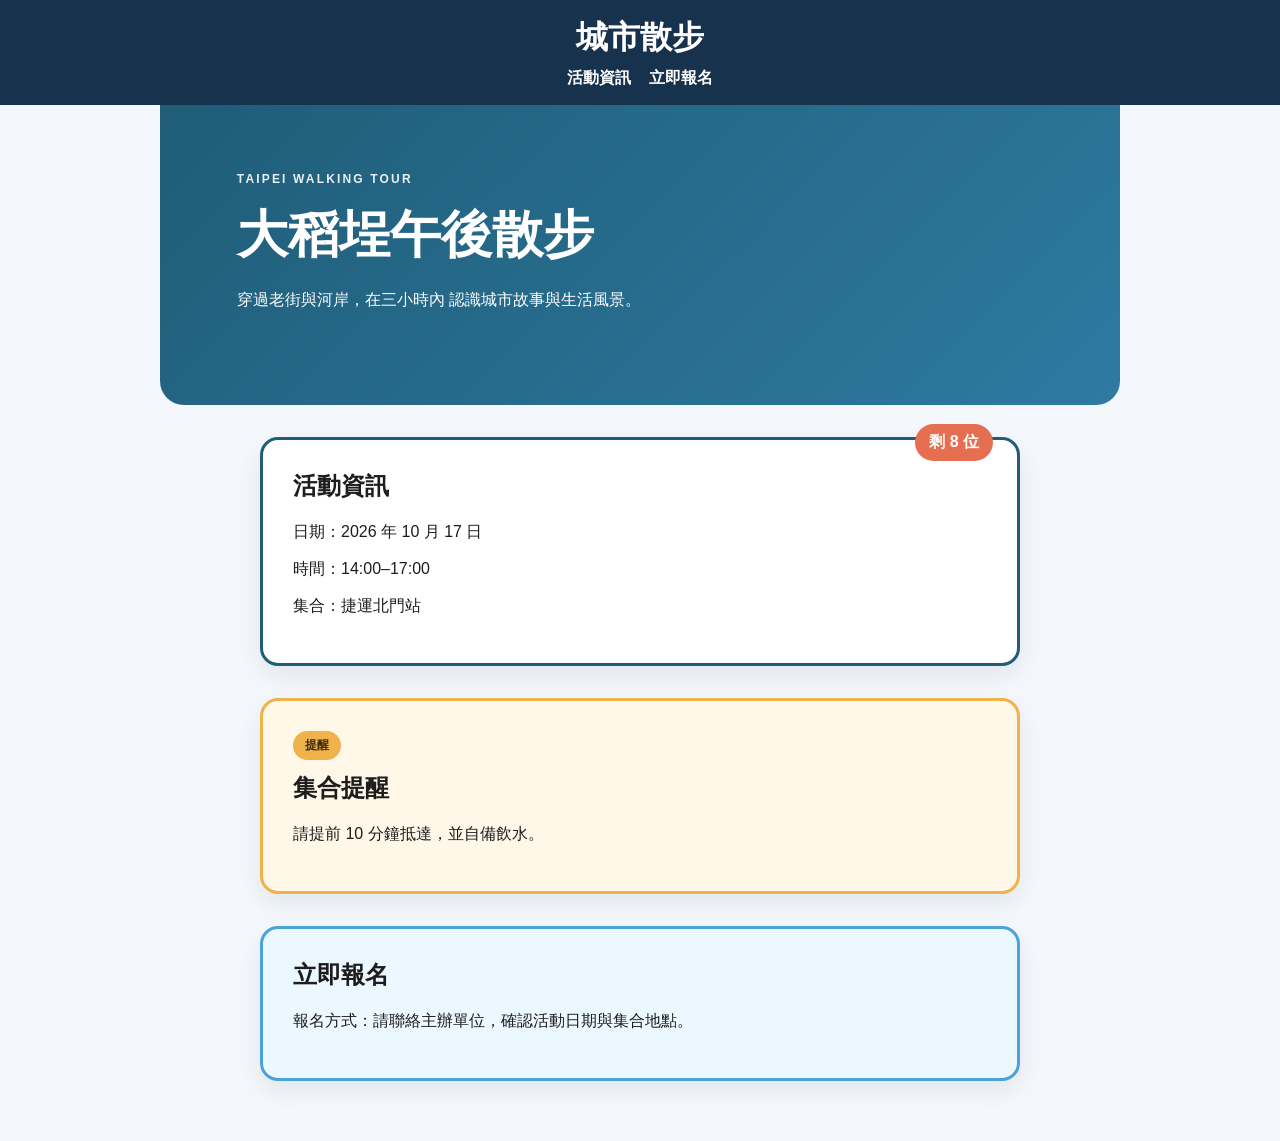
<file: index.html>
<!DOCTYPE html>
<html lang="zh-Hant">
<head>
  <meta charset="UTF-8">
  <meta name="viewport" content="width=device-width, initial-scale=1.0">
  <title>城市散步</title>
  <link rel="stylesheet" href="style.css">
</head>
<body>
  <header class="site-header">
    <h1>城市散步</h1>
    <nav>
      <a href="#event">活動資訊</a>
      <a href="#signup">立即報名</a>
    </nav>
  </header>

  <main class="page">
    <section class="hero">
      <p class="eyebrow">TAIPEI WALKING TOUR</p>
      <h2>大稻埕午後散步</h2>
      <p>
        穿過老街與河岸，在三小時內
        認識城市故事與生活風景。
      </p>
    </section>

    <section id="event" class="event-card with-badge">
      <span class="badge">剩 8 位</span>
      <h2>活動資訊</h2>
      <p>日期：2026 年 10 月 17 日</p>
      <p>時間：14:00–17:00</p>
      <p>集合：捷運北門站</p>
    </section>

    <aside class="notice-card">
      <span class="notice-badge">提醒</span>
      <h2>集合提醒</h2>
      <p>請提前 10 分鐘抵達，並自備飲水。</p>
    </aside>

    <section id="signup" class="signup-card">
      <h2>立即報名</h2>
      <p>報名方式：請聯絡主辦單位，確認活動日期與集合地點。</p>
    </section>
  </main>
</body>
</html>
</file>
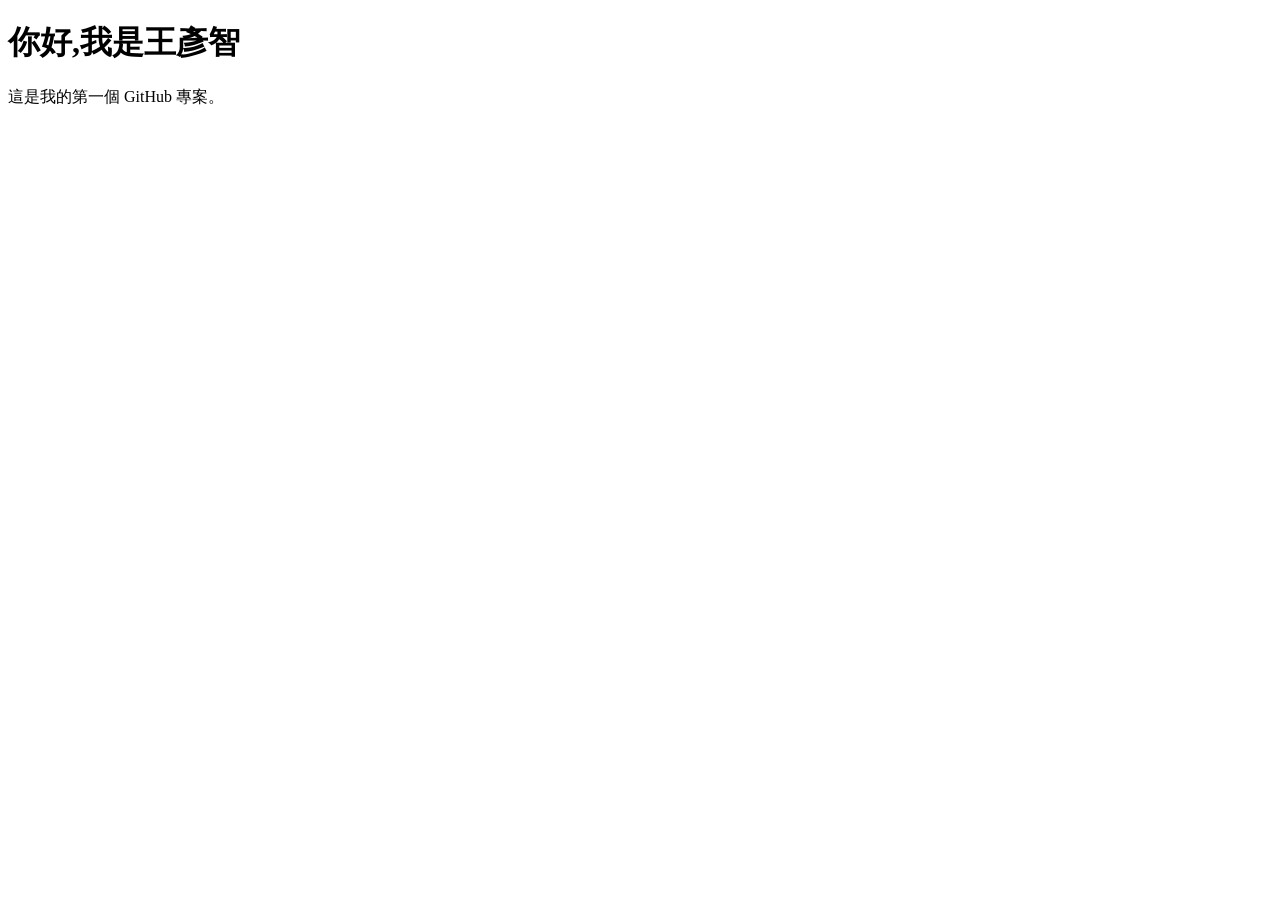
<file: index 1001.html>
<!doctype html>
<html lang="zh-Hant">
<head>
<meta charset="utf-8">
<meta name="viewport" content="width=device-width, initial-scale=1"> 
<title>我的第一個網站</title>
</head>
<body>
<h1>你好,我是王彥智</h1>
<p>這是我的第一個 GitHub 專案。</p>
</body>
</html>
</file>
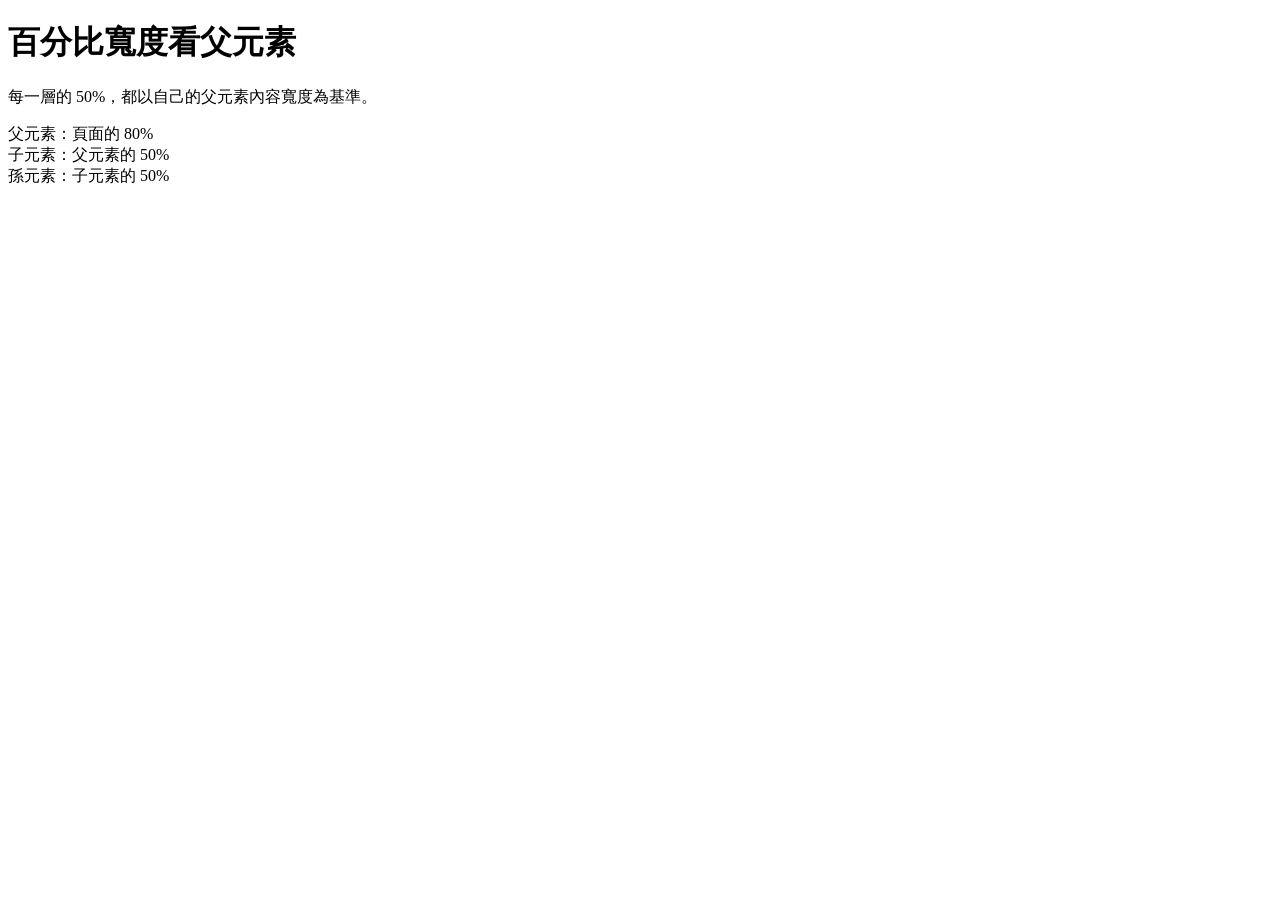
<file: index1008.html>
<!DOCTYPE html>
<html lang="zh-Hant">
<head>
  <meta charset="UTF-8">
  <meta name="viewport" content="width=device-width, initial-scale=1.0">
  <title>百分比寬度示範</title>
  

  
</head>
<body>
  <h1>百分比寬度看父元素</h1>
  <p>每一層的 50%，都以自己的父元素內容寬度為基準。</p>

  <div class="parent">
    父元素：頁面的 80%
    <div class="child">
      子元素：父元素的 50%
      <div class="grandchild">
        孫元素：子元素的 50%
      </div>
    </div>
  </div>
</body>
</html>
</file>
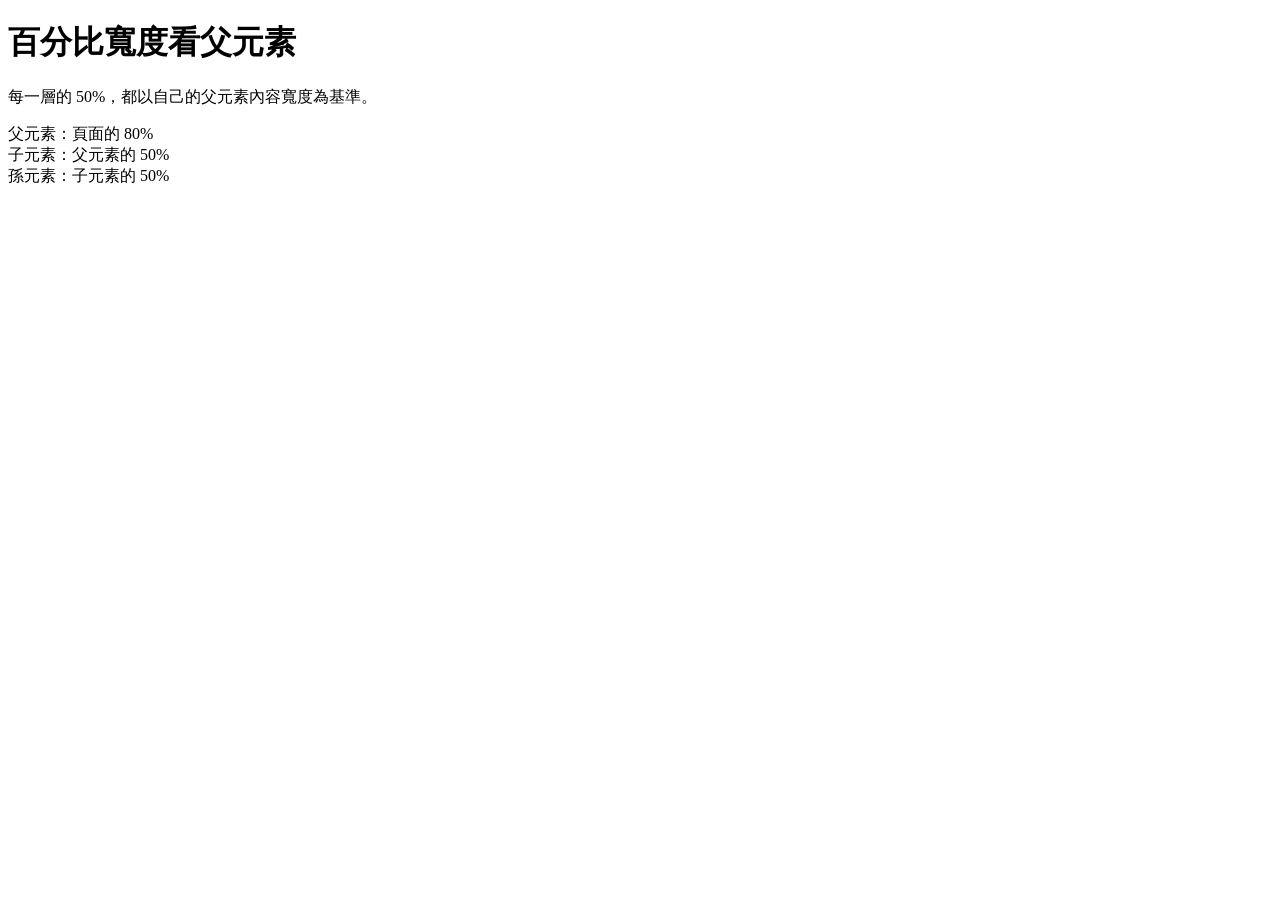
<file: index_1008.html>
<!DOCTYPE html>
<html lang="zh-Hant">
<head>
  <meta charset="UTF-8">
  <meta name="viewport" content="width=device-width, initial-scale=1.0">
  <title>百分比寬度示範</title>
  

  
</head>
<body>
  <h1>百分比寬度看父元素</h1>
  <p>每一層的 50%，都以自己的父元素內容寬度為基準。</p>

  <div class="parent">
    父元素：頁面的 80%
    <div class="child">
      子元素：父元素的 50%
      <div class="grandchild">
        孫元素：子元素的 50%
      </div>
    </div>
  </div>
</body>
</html>
</file>
<file: style.css>
* {
  box-sizing: border-box;
}

body {
  margin: 0;
  font-family: Arial, sans-serif;
  background: #f4f7fb;
  color: #1d1d1d;
}

.site-header {
  position: sticky;
  top: 0;
  z-index: 10;
  padding: 16px 8%;
  text-align: center;
  background: #17324d;
  color: white;
}

.site-header h1 {
  margin: 0 0 8px;
}

.site-header nav {
  display: flex;
  justify-content: center;
  gap: 18px;
}

.site-header a {
  color: white;
  text-decoration: none;
  font-weight: 600;
}

.page {
  width: min(960px, calc(100% - 32px));
  margin: 0 auto;
  padding: 0 0 60px;
}

.hero {
  min-height: 300px;
  padding: 64px 8%;
  background: linear-gradient(135deg, #1f5d78, #2e7aa1);
  color: white;
  border-radius: 0 0 24px 24px;
}

.eyebrow {
  margin: 0 0 12px;
  letter-spacing: 0.18em;
  font-size: 12px;
  font-weight: bold;
  opacity: 0.9;
}

.hero h2 {
  margin: 10px 0 16px;
  font-size: clamp(2rem, 5vw, 3.2rem);
}

.hero p {
  max-width: 620px;
  line-height: 1.8;
  margin: 0;
}

.event-card,
.notice-card,
.signup-card {
  width: 84%;
  max-width: 760px;
  margin: 32px auto 0;
  padding: 30px;
  border-radius: 18px;
  background: white;
  border: 3px solid #1f5d78;
  box-shadow: 0 10px 24px rgba(23, 50, 77, 0.08);
}

.event-card h2,
.notice-card h2,
.signup-card h2 {
  margin-top: 0;
}

.with-badge {
  position: relative;
}

.badge {
  position: absolute;
  top: -16px;
  right: 24px;
  padding: 8px 14px;
  border-radius: 999px;
  background: #e76f51;
  color: white;
  font-weight: bold;
}

.notice-card {
  position: relative;
  background: #fff7e8;
  border-color: #f0b24b;
}

.notice-badge {
  display: inline-block;
  margin-bottom: 12px;
  padding: 6px 12px;
  border-radius: 999px;
  background: #f0b24b;
  color: #3b2a0a;
  font-weight: bold;
  font-size: 12px;
}

.signup-card {
  background: #ecf8ff;
  border-color: #4ca3d9;
}

@media (max-width: 600px) {
  .site-header {
    padding: 16px 20px;
  }

  .site-header nav {
    flex-direction: column;
    gap: 8px;
  }

  .event-card,
  .notice-card,
  .signup-card {
    width: 92%;
    padding: 22px 18px;
  }

  .badge {
    right: 16px;
  }
}
</file>
